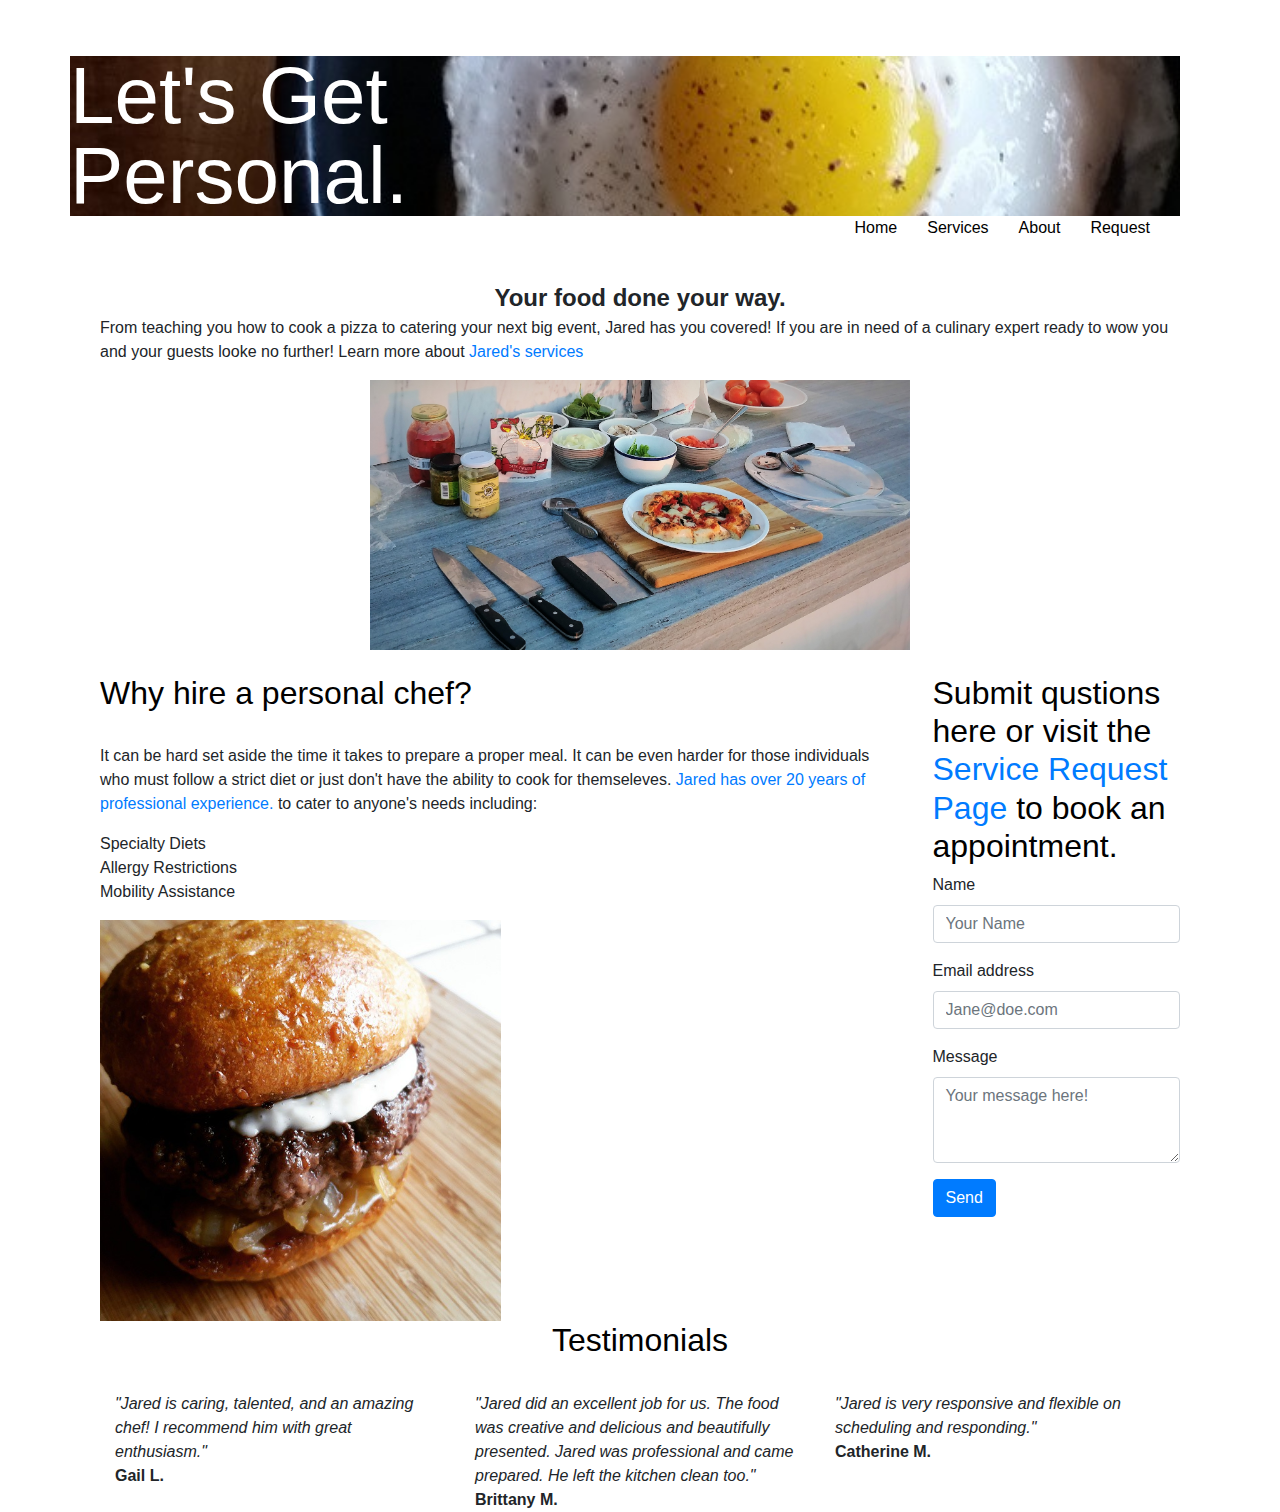
<file: index.html>
<!doctype html>
<html class="no-js" lang="">

<head>
  <meta charset="utf-8">
  <title>HOMESPICE</title>
  <meta name="description" content="">
  <meta name="viewport" content="width=device-width, initial-scale=1">

  <link rel="manifest" href="site.webmanifest">
  <link rel="apple-touch-icon" href="icon.png">
  <!-- Place favicon.ico in the root directory -->
<link rel="stylesheet" href="https://stackpath.bootstrapcdn.com/bootstrap/4.3.1/css/bootstrap.min.css"
  integrity="sha384-ggOyR0iXCbMQv3Xipma34MD+dH/1fQ784/j6cY/iJTQUOhcWr7x9JvoRxT2MZw1T" crossorigin="anonymous">
<link rel="stylesheet" href="https://use.fontawesome.com/releases/v5.8.1/css/all.css"
    integrity="sha384-50oBUHEmvpQ+1lW4y57PTFmhCaXp0ML5d60M1M7uH2+nqUivzIebhndOJK28anvf" crossorigin="anonymous">
  <meta name="theme-color" content="#fafafa">
<link rel="stylesheet" href="styles.css">

</head>

<body>
  <!-- Header -->
    <div class="container">
 <header class="row">
<h1 id="headline">Let's Get<br/><span id="personal">Personal.</span></h1>
  <nav class="col-lg-12">
    <ul>
      <li><a href="index.html" title="Homepage">Home</a></li>
      <li><a href="service.html" title="Learn about services">Services</a></li>
      <li><a href="about.html" title="About Jared">About</a></li>
      <li><a href="request.html" title="Request Jared">Request</a></li>
    </ul>
  </nav>
 </header>
 </div>

<br/>
<!-- Main Content -->
 <main class="container">
    <section class="col-lg-12" id="sec_1">
    <p id="service_link"><strong>Your food done your way.</strong></p>
    <p>From teaching you how to cook a pizza to catering your next big event, Jared has you covered! If you are in need of a
      culinary expert
      ready to wow you and your guests looke no further! Learn more about<a href="service.html"
        title="Learn about services here"> Jared's services</a></p>
    <img id="pizza" src="images/pizza_lesson.jpg" alt="Pizza lesson">
    </section>

    <br/>

    <!-- Form Divs -->
  <section class="row" id="sec_2">
   <div class="col-lg-9">
    <h2>Why hire a personal chef?</h2>
    <br/>
    <p>It can be hard set aside the time it takes to prepare a proper meal. It can be even harder for those individuals who 
      must follow a strict diet or just don't have the ability to cook for themseleves. <a href="about.html" title="Learn more about Jared">Jared has over <span id="exp_year"></span> </a> to cater to anyone's needs including:
    </p>
    <ul>
        <li><i class="fas fa-heartbeat" title="Heartbeat"></i> Specialty Diets</li>
        <li><i class="fas fa-exclamation-triangle" title="Warning"></i> Allergy Restrictions</li>
        <li><i class="fas fa-universal-access" title="Accessible"></i> Mobility Assistance</li>
    </ul>
    <img id="slider" src="images/slider.jpg" alt="Gormet Slider">
   </div>
   <div class="col-lg-3">
        <h2>Submit qustions here or visit the <a href="request.html">Service Request Page</a> to book an
            appointment.</h2>
        <form>
            <fieldset>
                <div class="form-group">
                  <label for="name"><i class="fas fa-user-edit" title="Name Avatar"></i> Name</label>
                  <input type="text" class="form-control" id="name" placeholder="Your Name">
                </div>
                <div class="form-group">
                  <label for="email"><i class="far fa-envelope" title="Envelope"></i> Email address</label>
                  <input type="email" class="form-control" id="email" placeholder="Jane@doe.com">
                </div>
            </fieldset>
  <div class="form-group">
    <label for="text1">Message</label>
    <textarea class="form-control" id="text1" rows="3" placeholder="Your message here!"></textarea>
  </div>
            <button class="btn btn-primary mb-2" id=#submit type="submit"  title="Submit query"><i
                    class="far fa-paper-plane" title="Paper plane"></i> Send</button>
        </form>

   <br/>
  </section>

<br/>

<!-- Testimonials -->
  <section class="row" id="sec_3">
   <div class="col-lg-12">
    <h2 id="testimonial_head"><i class="far fa-comment" title="Comment bubble"></i> Testimonials</h2>
    <br />
    <ul id="testimonials">
        <li class="col-lg-4"><cite> "Jared is caring, talented, and an amazing chef! I
                recommend him
                with great enthusiasm."</cite><br /> <i class="far fa-user-circle" title="Avatar"></i> <strong>Gail L.</strong></li>
        <li class="col-lg-4"><cite> "Jared did an excellent job for us. The food was
                creative and delicious
                and beautifully presented. Jared was professional and came prepared. He left
                the kitchen clean too."</cite><br /> <i class="far fa-user-circle" title="Avatar"></i> <strong>Brittany M.</strong></li>
        <li class="col-lg-4"></i><cite> "Jared is very responsive and flexible on scheduling and
                responding."</cite><br /> <i class="far fa-user-circle" title="Avatar"></i> <strong>Catherine M.</strong></li>
    </ul>
   </div>
  </section>
  
 </main>
 
</body>
<script type="text/javascript">
var today = new Date();
var year = today.getFullYear();
var start = new Date("March 24, 2006 11:30:20");
var difference = today.getTime() - start.getTime();
difference = (difference / 31556900000);

var exp = document.getElementById("exp_year");
exp.textContent = Math.floor(difference) + ' years of professional experience.';
</script>
</html>
</file>
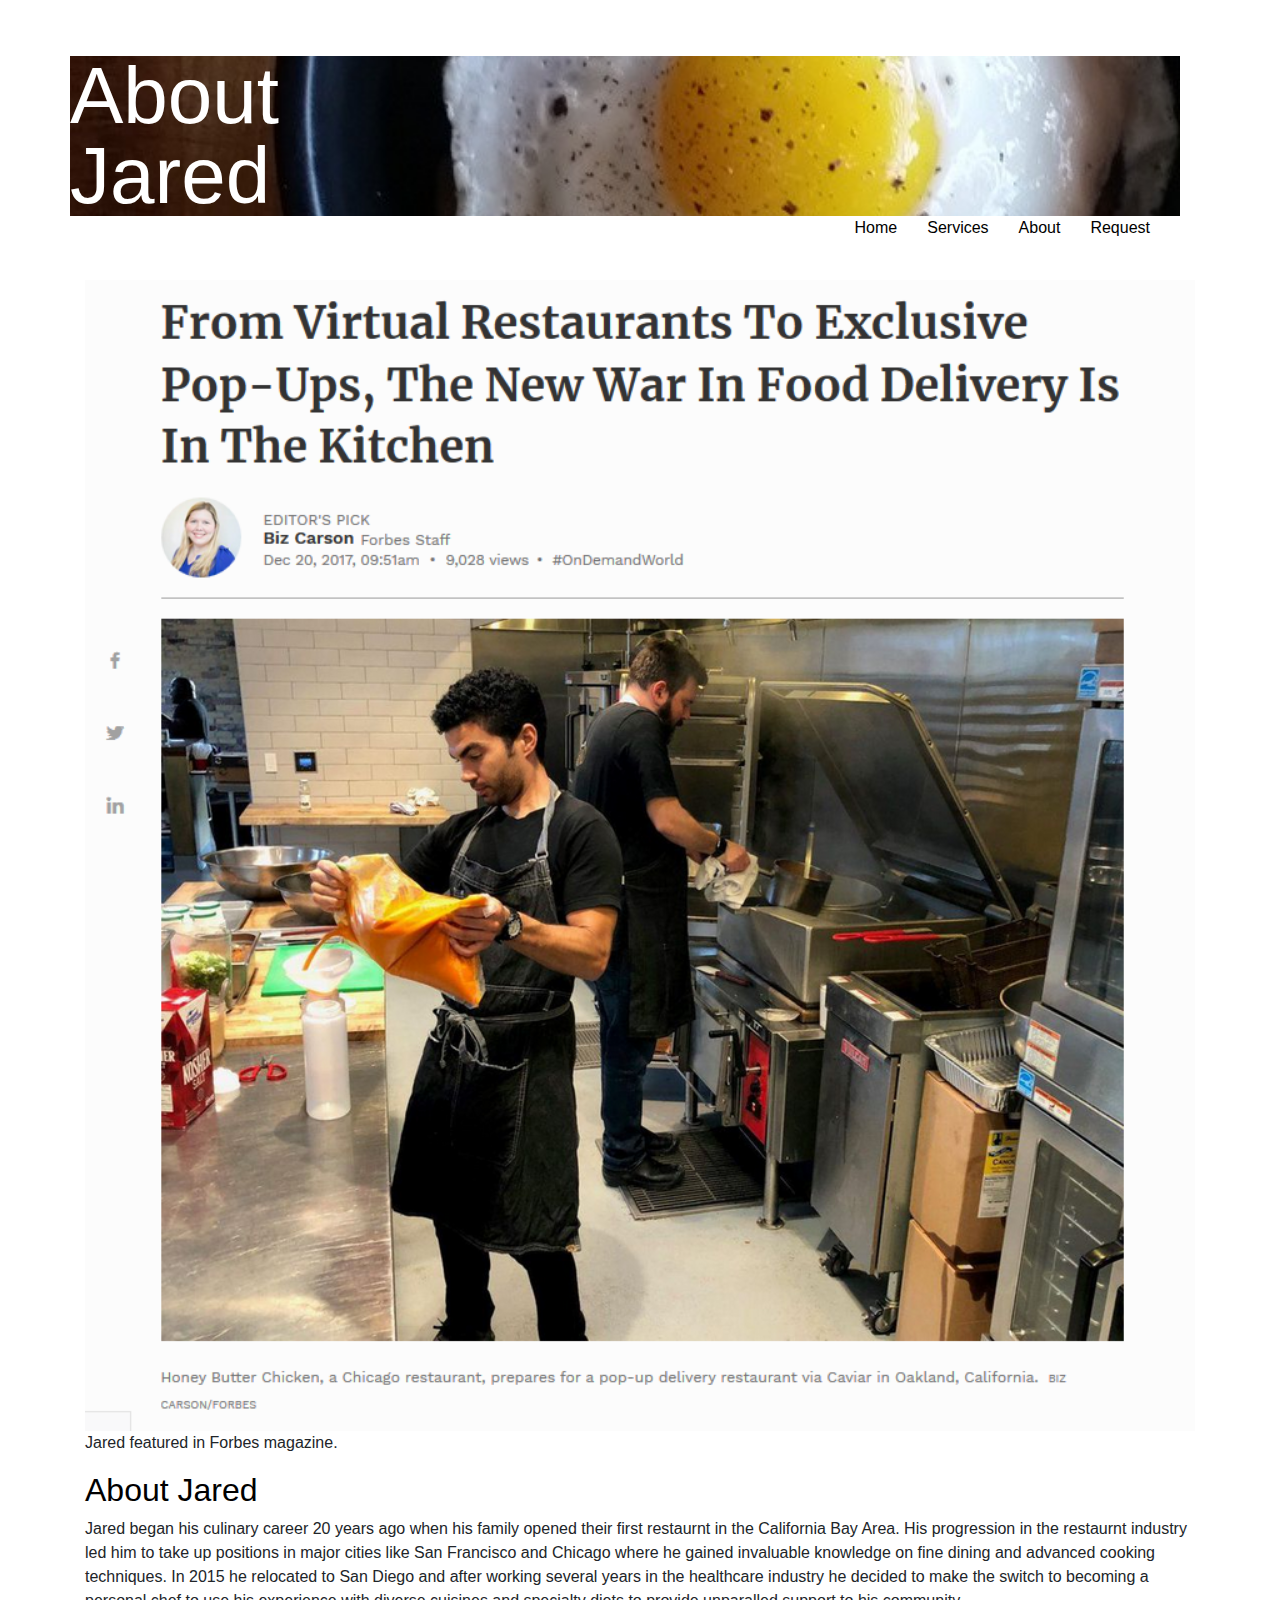
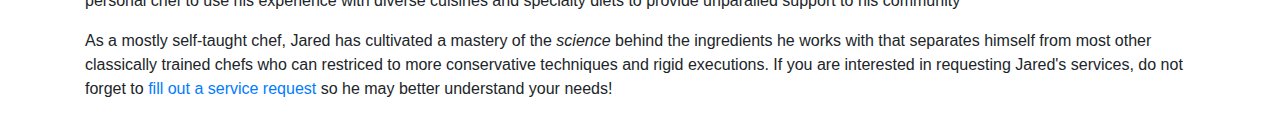
<file: about.html>
<!doctype html>
<html class="no-js" lang="">

<head>
  <meta charset="utf-8">
  <title>HOMESPICE</title>
  <meta name="description" content="">
  <meta name="viewport" content="width=device-width, initial-scale=1">

  <link rel="manifest" href="site.webmanifest">
  <link rel="apple-touch-icon" href="icon.png">
  <!-- Place favicon.ico in the root directory -->
<link rel="stylesheet" href="https://stackpath.bootstrapcdn.com/bootstrap/4.3.1/css/bootstrap.min.css"
  integrity="sha384-ggOyR0iXCbMQv3Xipma34MD+dH/1fQ784/j6cY/iJTQUOhcWr7x9JvoRxT2MZw1T" crossorigin="anonymous">
<link rel="stylesheet" href="https://use.fontawesome.com/releases/v5.8.1/css/all.css"
    integrity="sha384-50oBUHEmvpQ+1lW4y57PTFmhCaXp0ML5d60M1M7uH2+nqUivzIebhndOJK28anvf" crossorigin="anonymous">
  <meta name="theme-color" content="#fafafa">
<link rel="stylesheet" href="styles.css">

</head>

<body>
  <!-- Header -->
    <div class="container">
 <header class="row">
<h1 id="headline">About<br/><span id="personal">Jared</span></h1>
  <nav class="col-lg-12">
    <ul>
      <li><a href="index.html" title="Homepage">Home</a></li>
      <li><a href="service.html" title="Learn about services">Services</a></li>
      <li><a href="about.html" title="About Jared">About</a></li>
      <li><a href="request.html" title="Request Jared">Request</a></li>
    </ul>
  </nav>
 </header>
 </div>
<br/>
<!-- Main Content -->
 <main class="container">
     <figure>
            <img src="images/Forbes.png" alt="Jared in Forbes magazine">
            <figcaption>Jared featured in Forbes magazine.</figcaption>
     </figure>
     <h2>About Jared</h2>
     <p>Jared began his culinary career <span id="exp_year"></span> years ago when his family opened their first restaurnt in the California Bay Area. 
    His progression in the restaurnt industry led him to take up positions in major cities like San Francisco and Chicago where he gained invaluable knowledge on fine dining and advanced cooking techniques. 
In 2015 he relocated to San Diego and after working several years in the healthcare industry he decided to make the switch to becoming a personal chef to use his experience with diverse cuisines and specialty diets to provide 
unparalled support to his community</p>
    <p>As a mostly self-taught chef, Jared has cultivated a mastery of the <em>science</em> behind the ingredients he works with that separates himself from most other classically trained chefs who can restriced to 
    more conservative techniques and rigid executions. If you are interested in requesting Jared's services, do not forget to <a href="request.html" title="Service Request form">fill out a service request</a> so he may better understand your needs!</p>

 </main>
 






 <script type="text/javascript">
    var today = new Date();
    var year = today.getFullYear();
    var start = new Date("March 24, 2006 11:30:20");
    var difference = today.getTime() - start.getTime();
    difference = (difference / 31556900000);
    
    var exp = document.getElementById("exp_year");
    exp.textContent = Math.floor(difference);
    </script>
</body>

</html>
</file>
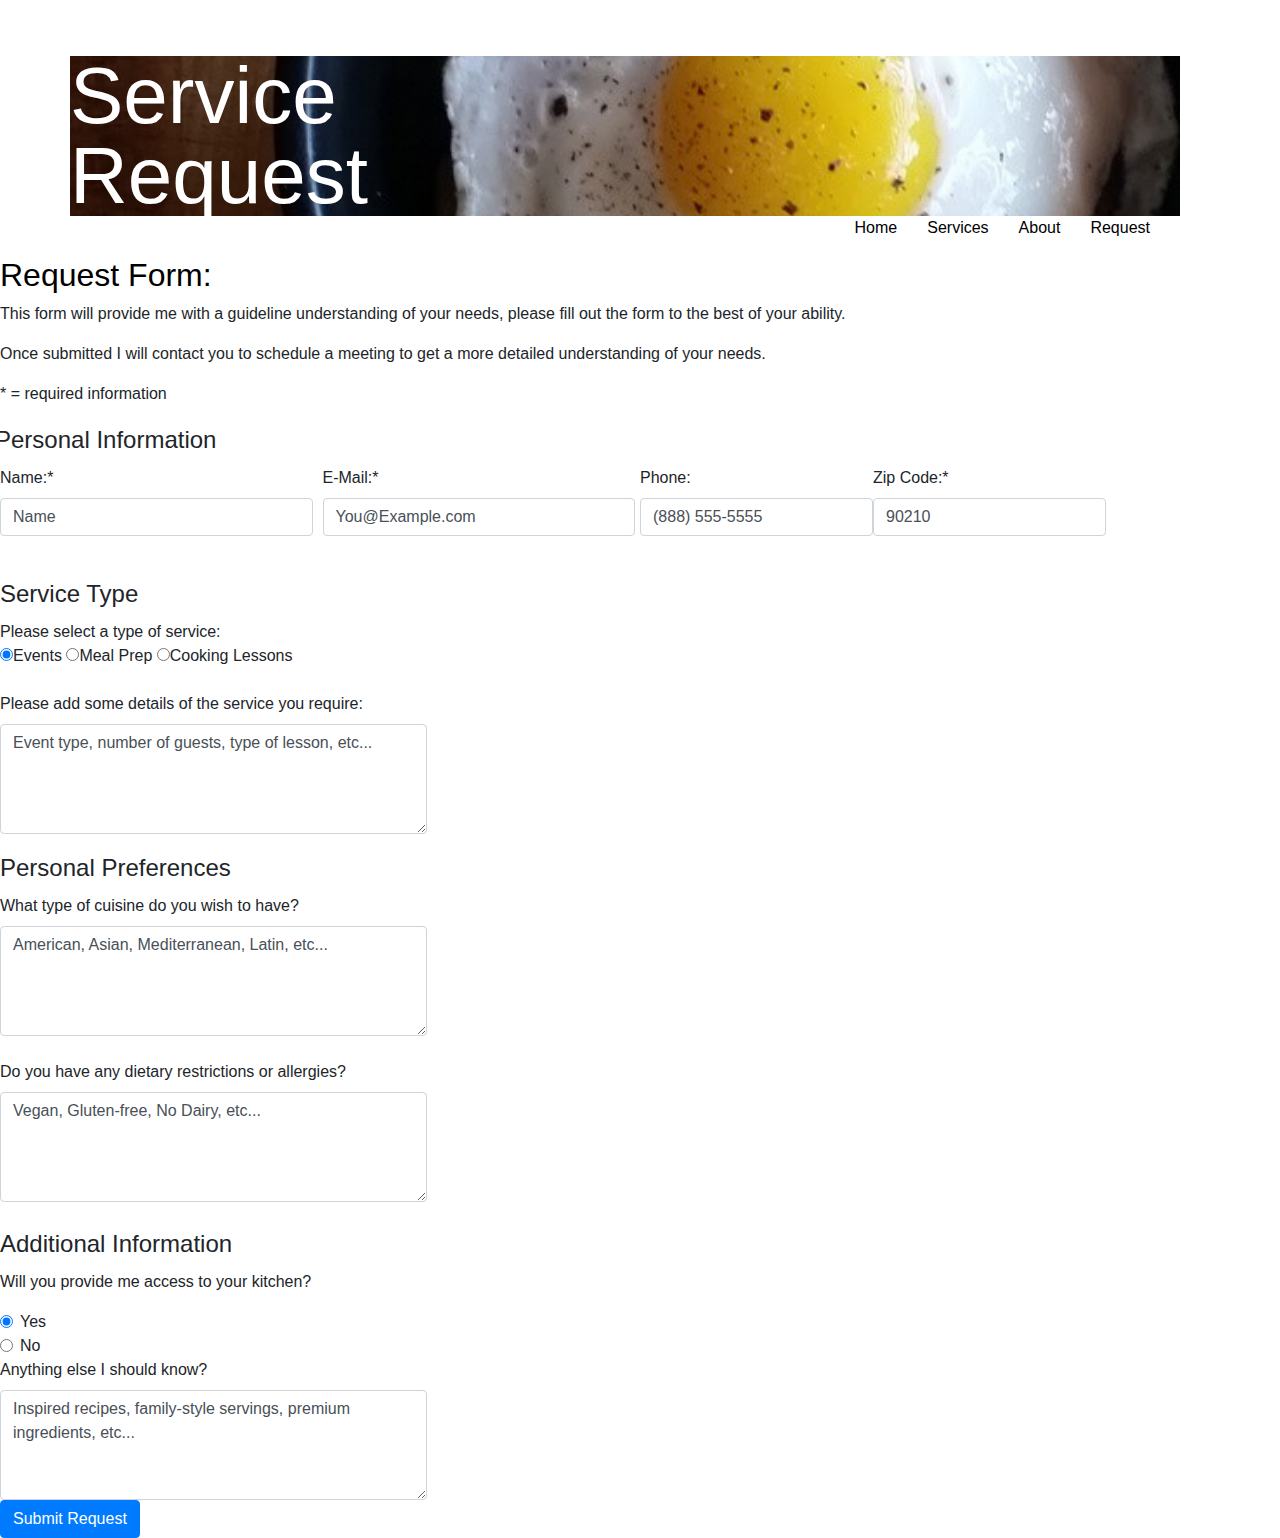
<file: form.html>
<!doctype html>
<html class="no-js" lang="">

<head>
  <meta charset="utf-8">
  <title>HOMESPICE</title>
  <meta name="description" content="">
  <meta name="viewport" content="width=device-width, initial-scale=1">

  <link rel="manifest" href="site.webmanifest">
  <link rel="apple-touch-icon" href="icon.png">
  <!-- Place favicon.ico in the root directory -->
<link rel="stylesheet" href="https://stackpath.bootstrapcdn.com/bootstrap/4.3.1/css/bootstrap.min.css"
  integrity="sha384-ggOyR0iXCbMQv3Xipma34MD+dH/1fQ784/j6cY/iJTQUOhcWr7x9JvoRxT2MZw1T" crossorigin="anonymous">
<link rel="stylesheet" href="https://use.fontawesome.com/releases/v5.8.1/css/all.css"
    integrity="sha384-50oBUHEmvpQ+1lW4y57PTFmhCaXp0ML5d60M1M7uH2+nqUivzIebhndOJK28anvf" crossorigin="anonymous">
  <meta name="theme-color" content="#fafafa">
<link rel="stylesheet" href="styles.css">

</head>

<body>
  <!-- Header -->
    <div class="container">
 <header class="row">
<h1 id="headline">Service<br/><span id="personal">Request</span></h1>
  <nav class="col-lg-12">
    <ul>
      <li><a href="index.html" title="Homepage">Home</a></li>
      <li><a href="service.html" title="Learn about services">Services</a></li>
      <li><a href="about.html" title="About Jared">About</a></li>
      <li><a href="request.html" title="Request Jared">Request</a></li>
    </ul>
  </nav>
 </header>
 </div>
        <h2>Request Form:</h2>
        <p>This form will provide me with a guideline understanding of your needs, please fill out the form to the best of your ability.</p>
        <p>Once submitted I will contact you to schedule a meeting to get a more detailed understanding of your needs.</p>
        <p>* = required information</p>
<!-- SERVICE FORM START -->
        <form id="service_form" action="submissions.php" method="post">
            <fieldset>
                <!--Personal Info  -->
                <div class="form-row">
                <legend>Personal Information</legend>
                <!-- Name -->
                <div class="form group col-md-3">
                <label for="name">Name:* </label>
                <input type="text" class="form-control" id="name" value="Name" name="name" required>
                </div>
                <!-- Email -->
                <div class="form group col-md-3">
                <label for="email">E-Mail:* </label>
                <input type="email" class="form-control" id="email" value="You@Example.com" name="email" required>
                </div>
                <br/>
                <!-- Phone -->
                <div class="form group">
                <label for="phone">Phone: </label>
                <input type="tel" class="form-control" id="phone" value="(888) 555-5555" name="phone">
                </div>
                <!-- ZIP -->
                <div class="form group">
                <label for="zip">Zip Code:* </label>
                <input type="address" class="form-control" id="zip" value="90210" name="zip" required><p id="zipline"></p><br/>
                </div>
                </div>
                </div>
            </fieldset>
            <fieldset>
            <legend>Service Type</legend>
                <p>Please select a type of service:<br/>
                <!-- Event -->
                <input type="radio" id="event" value="Events" name="event" checked><label for="event">Events</label>
                <!-- Personal -->
                <input type="radio" id="meals" value="Meal Prep" name="meals"><label for="meals">Meal Prep</label>
                <!-- Lesson -->
                <input type="radio" id="lessons" value="Cooking Lessons" name="lessons"><label for="lessons">Cooking Lessons</label>
                </p>
                <div class="form-group">
                <label for="details">Please add some details of the service you require:</label>
                <textarea id="details" class="form-control col-md-4" name="details" cols="30" rows="4">Event type, number of guests, type of lesson, etc...</textarea>
                </div>
            </fieldset>
            <fieldset>
                <legend>Personal Preferences</legend>
                <!-- Cuisine -->
                <label for="cuisine">What type of cuisine do you wish to have?</label>
                <textarea id="cuisine" class="form-control col-md-4" name="cuisine" cols="30" rows="4">American, Asian, Mediterranean, Latin, etc...</textarea>
                <br/>
                <!-- Diet -->
                <label for="diet">Do you have any dietary restrictions or allergies?</label>
                <textarea id="diet" class="form-control col-md-4" name="diet" cols="30" rows="4">Vegan, Gluten-free, No Dairy, etc...</textarea>
                <br/>
            </fieldset>
            <fieldset>
            <legend>Additional Information</legend>
            <p>Will you provide me access to your kitchen?</p>
            <!-- Kitchen -->
            <div class="form-check">
            <input type="radio" class="form-check-input" id="yes" value="Yes" name="yes" checked><label class="form-check-label" for="yes">Yes</label>
            </div>
            <!-- Additional-->
            <div class="form-check">
            <input type="radio" class="form-check-input" id="no" value="no" name="no"><label class="form-check-label" for="no">No</label>
            </div>
            <label for="comments">Anything else I should know?</label>
            <textarea id="comments" class="form-control col-md-4" name="comments" cols="30" rows="4">Inspired recipes, family-style servings, premium ingredients, etc... </textarea>
        </fieldset>
        <button type="submit" class="btn btn-primary" id="form_button" onsubmit="event.preventDefault(); zipvalid()">Submit Request</button>
        </form>
       
       
       <script type="text/javascript">
        function zipValid(){
            var x, text;
            // get value of "zip" field
            x = document.getElementById("zip").value;
            
            if(isNaN(x) || x < 10000 || x >99999){
                text = "Please enter a valid zip code.";
                returnToPreviousPage();
                return false;
            }
            document.getElementById("zipline").innerHTML = text;
        }
            
        
        
        </script>
    </body>
</html>
</file>
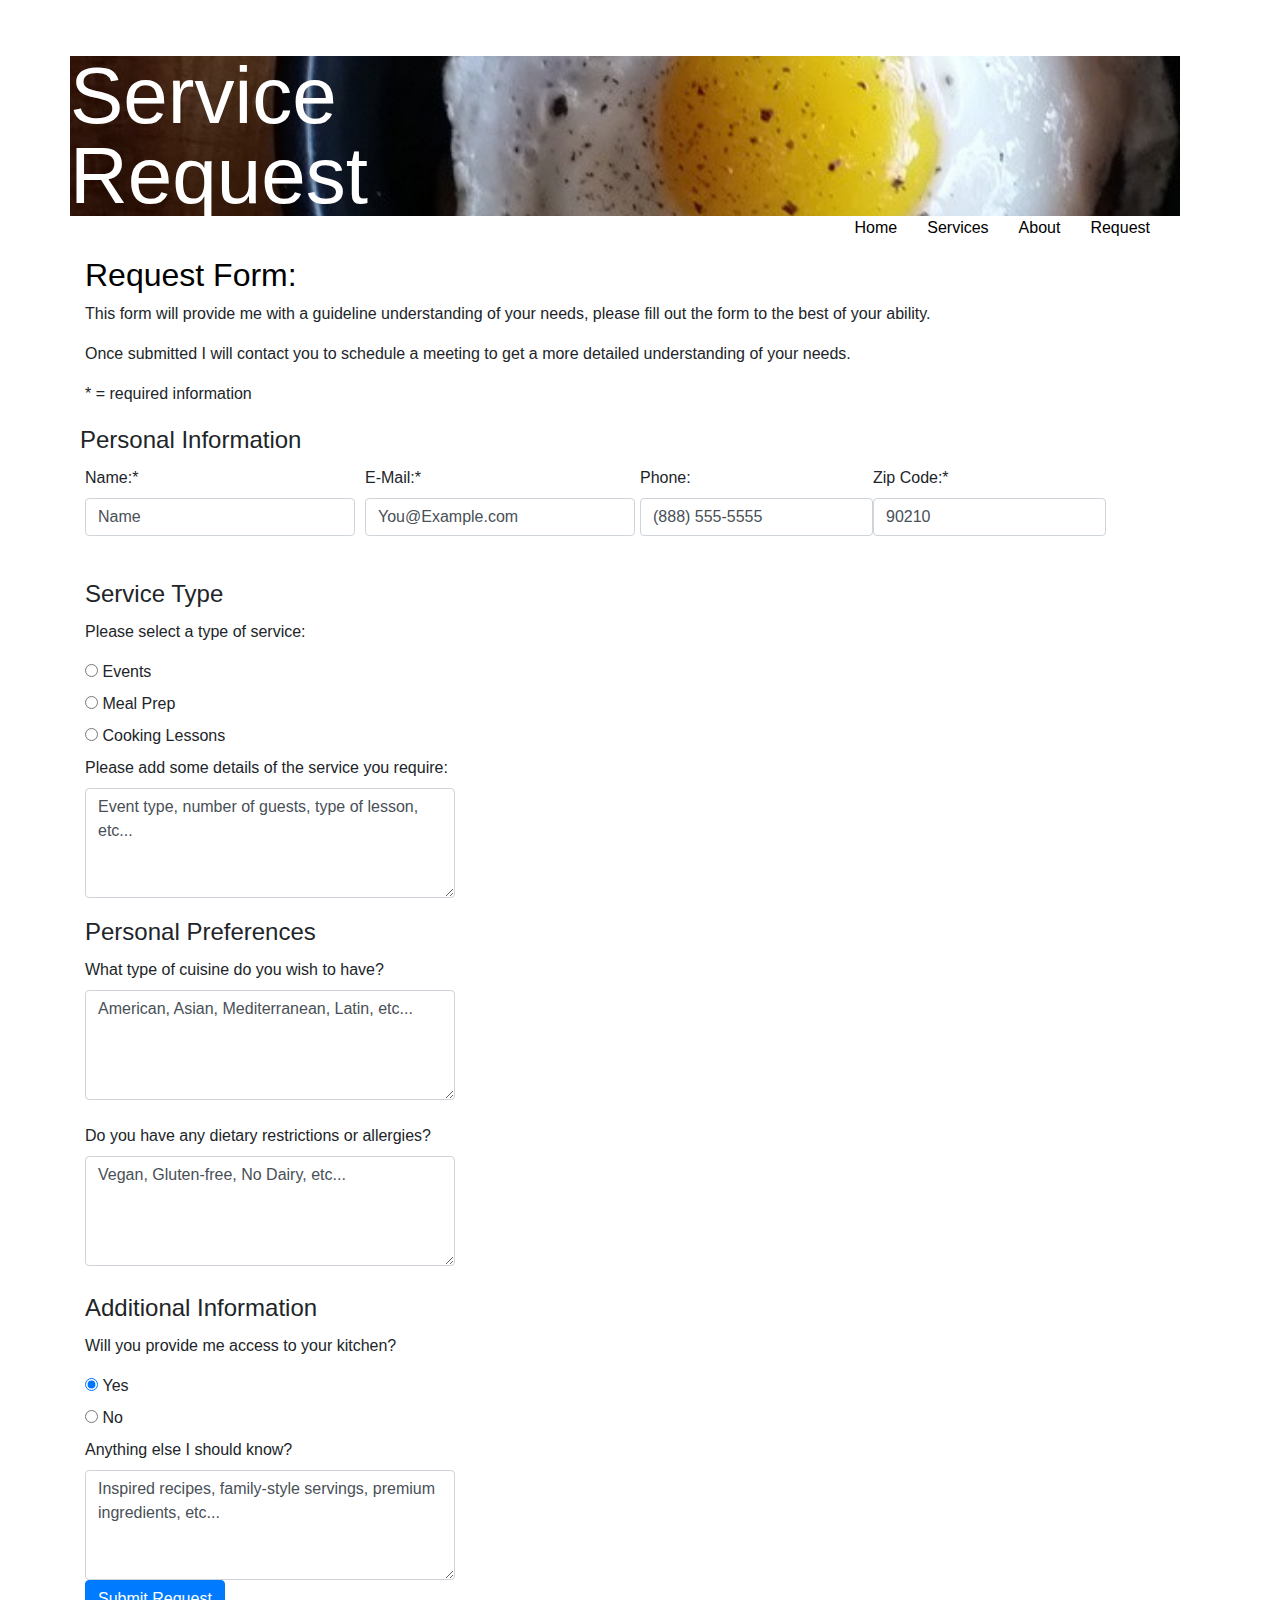
<file: request.html>
<!doctype html>
<html class="no-js" lang="">

<head>
  <meta charset="utf-8">
  <title>HOMESPICE</title>
  <meta name="description" content="">
  <meta name="viewport" content="width=device-width, initial-scale=1">

  <link rel="manifest" href="site.webmanifest">
  <link rel="apple-touch-icon" href="icon.png">
  <!-- Place favicon.ico in the root directory -->
<link rel="stylesheet" href="https://stackpath.bootstrapcdn.com/bootstrap/4.3.1/css/bootstrap.min.css"
  integrity="sha384-ggOyR0iXCbMQv3Xipma34MD+dH/1fQ784/j6cY/iJTQUOhcWr7x9JvoRxT2MZw1T" crossorigin="anonymous">
<link rel="stylesheet" href="https://use.fontawesome.com/releases/v5.8.1/css/all.css"
    integrity="sha384-50oBUHEmvpQ+1lW4y57PTFmhCaXp0ML5d60M1M7uH2+nqUivzIebhndOJK28anvf" crossorigin="anonymous">
  <meta name="theme-color" content="#fafafa">
<link rel="stylesheet" href="styles.css">

</head>

<body>
  <!-- Header -->
    <div class="container">
 <header class="row">
<h1 id="headline">Service<br/><span id="personal">Request</span></h1>
  <nav class="col-lg-12">
    <ul>
      <li><a href="index.html" title="Homepage">Home</a></li>
      <li><a href="service.html" title="Learn about services">Services</a></li>
      <li><a href="about.html" title="About Jared">About</a></li>
      <li><a href="request.html" title="Request Jared">Request</a></li>
    </ul>
  </nav>
 </header>
 </div>
 <div class="container">
        <h2>Request Form:</h2>
        <p>This form will provide me with a guideline understanding of your needs, please fill out the form to the best of your ability.</p>
        <p>Once submitted I will contact you to schedule a meeting to get a more detailed understanding of your needs.</p>
        <p>* = required information</p>
 </div>
 <div class="container">
<!-- SERVICE FORM START -->
        <form id="service_form" action="submissions.php" method="post">
            <fieldset>
                <!--Personal Info  -->
                <div class="form-row">
                <legend>Personal Information</legend>
                <!-- Name -->
                <div class="form group col-md-3">
                <label for="name">Name:* </label>
                <input type="text" class="form-control" id="name" value="Name" name="name" required>
                </div>
                <!-- Email -->
                <div class="form group col-md-3">
                <label for="email">E-Mail:* </label>
                <input type="email" class="form-control" id="email" value="You@Example.com" name="email" required>
                </div>
                <br/>
                <!-- Phone -->
                <div class="form group">
                <label for="phone">Phone: </label>
                <input type="tel" class="form-control" id="phone" value="(888) 555-5555" name="phone">
                </div>
                <!-- ZIP -->
                <div class="form group">
                <label for="zip">Zip Code:* </label>
                <input type="address" class="form-control" id="zip" value="90210" name="zip" required>
                <p id="zipline"></p><br/>
                </div>
                </div>
                </div>
            </fieldset>
        </div>
        <div class="container">
            <fieldset>
            <legend>Service Type</legend>
                <p>Please select a type of service:<br/>
                <!-- Event -->
                <div class="radio">
                <input type="radio" id="event" value="Events" name="service">
                <label for="event">Events</label>
                </div>
                <!-- Personal -->
                <div class="radio">
                <input type="radio" id="meals" value="Meal Prep" name="service">
                <label for="meals">Meal Prep</label>
                </div>
                <!-- Lesson -->
                <div class="radio">
                <input type="radio" id="lessons" value="Cooking Lessons" name="service">
                <label for="lessons">Cooking Lessons</label>
                </div>
                <div class="form-group">
                <label for="details">Please add some details of the service you require:</label>
                <textarea id="details" class="form-control col-md-4" name="details" cols="30" rows="4">Event type, number of guests, type of lesson, etc...</textarea>
                </div>
            </fieldset>
            </div>
            <div class="container">
            <fieldset>
                <legend>Personal Preferences</legend>
                <!-- Cuisine -->
                <label for="cuisine">What type of cuisine do you wish to have?</label>
                <textarea id="cuisine" class="form-control col-md-4" name="cuisine" cols="30" rows="4">American, Asian, Mediterranean, Latin, etc...</textarea>
                <br/>
                <!-- Diet -->
                <label for="diet">Do you have any dietary restrictions or allergies?</label>
                <textarea id="diet" class="form-control col-md-4" name="diet" cols="30" rows="4">Vegan, Gluten-free, No Dairy, etc...</textarea>
                <br/>
            </fieldset>
            </div>
            <div class="container">
            <fieldset>
            <legend>Additional Information</legend>
            <p>Will you provide me access to your kitchen?</p>
            <!-- Kitchen -->
            <div class="radio">
            <input type="radio" id="yes" value="Yes" name="yn" checked>
            <label for="yes">Yes</label>
            </div>
            <!-- Additional-->
            <div class="radio">
            <input type="radio" id="no" value="no" name="yn">
            <label for="no">No</label>
            </div>
            <label for="comments">Anything else I should know?</label>
            <textarea id="comments" class="form-control col-md-4" name="comments" cols="30" rows="4">Inspired recipes, family-style servings, premium ingredients, etc... </textarea>
        </fieldset>
        </div>
        <div class="container">
        <button type="submit" class="btn btn-primary" id="form_button" onsubmit="event.preventDefault(); zipvalid()">Submit Request</button>
        </form>
        </div>
    </div>
       
       
       <script type="text/javascript">
        function zipValid(){
            var x, text;
            // get value of "zip" field
            x = document.getElementById("zip").value;
            
            if(isNaN(x) || x < 10000 || x >99999){
                text = "Please enter a valid zip code.";
                returnToPreviousPage();
                return false;
            }
            document.getElementById("zipline").innerHTML = text;
        }
            
        
        
        </script>
    </body>
</html>
</file>
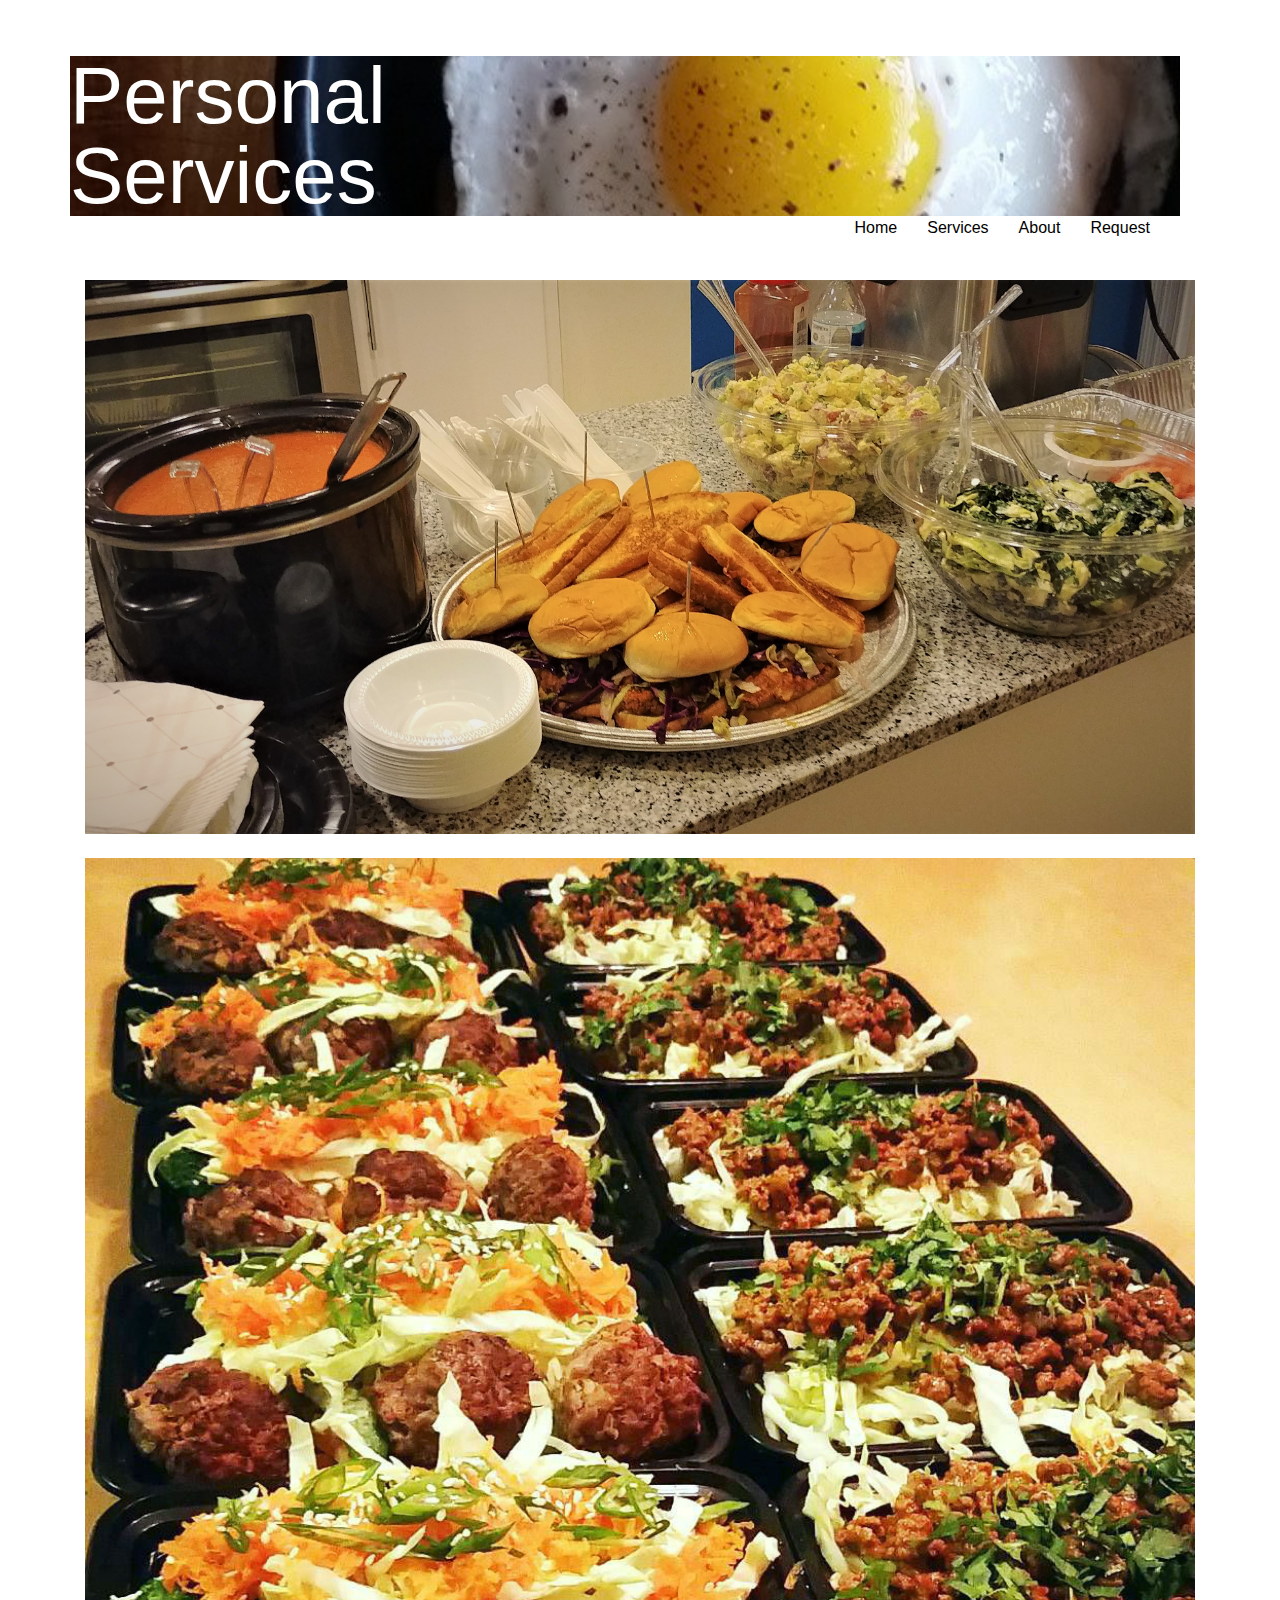
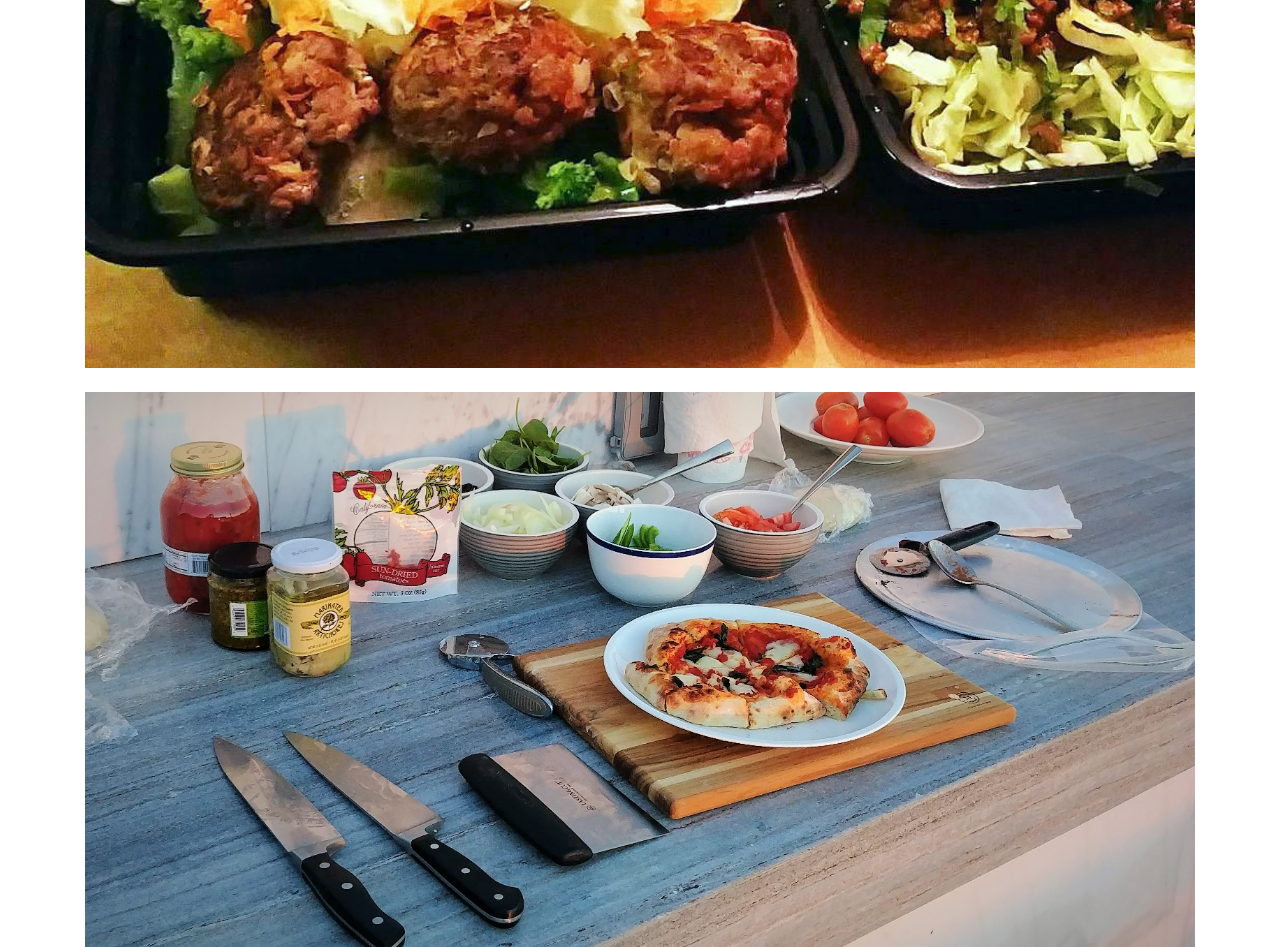
<file: service.html>
<!doctype html>
<html class="no-js" lang="">

<head>
  <meta charset="utf-8">
  <title>HOMESPICE</title>
  <meta name="description" content="">
  <meta name="viewport" content="width=device-width, initial-scale=1">

  <link rel="manifest" href="site.webmanifest">
  <link rel="apple-touch-icon" href="icon.png">
  <!-- Place favicon.ico in the root directory -->
<link rel="stylesheet" href="https://stackpath.bootstrapcdn.com/bootstrap/4.3.1/css/bootstrap.min.css"
  integrity="sha384-ggOyR0iXCbMQv3Xipma34MD+dH/1fQ784/j6cY/iJTQUOhcWr7x9JvoRxT2MZw1T" crossorigin="anonymous">
<link rel="stylesheet" href="https://use.fontawesome.com/releases/v5.8.1/css/all.css"
    integrity="sha384-50oBUHEmvpQ+1lW4y57PTFmhCaXp0ML5d60M1M7uH2+nqUivzIebhndOJK28anvf" crossorigin="anonymous">
  <meta name="theme-color" content="#fafafa">
<link rel="stylesheet" href="styles.css">

</head>

<body>
  <!-- Header -->
    <div class="container">
 <header class="row">
<h1 id="headline">Personal<br/><span id="personal">Services</span></h1>
  <nav class="col-lg-12">
    <ul>
      <li><a href="index.html" title="Homepage">Home</a></li>
      <li><a href="service.html" title="Learn about services">Services</a></li>
      <li><a href="about.html" title="About Jared">About</a></li>
      <li><a href="request.html" title="Request Jared">Request</a></li>
    </ul>
  </nav>
 </header>
 </div>
<br/>
<!-- Main Content -->
 <main class="container">
     <section id="events">
        <img class="img-fluid" src="images/batch1.jpg" alt="catering photo">
     </section>
     <br/>
     <section id="meals">
        <img class="img-fluid" src="images/meal_prep_1.jpg" alt="prepped meals">
     </section>
     <br/>
     <section id="lessons">
        <img class="img-fluid" src="images/pizza_lesson.jpg" alt="pizza lesson">
     </section>
 </main>
 







</body>

</html>
</file>
<file: styles.css>
/* RESETS AND PAGE ELEMENTS  */
html, body{
    max-width: 100%;
    overflow-x: hidden;
    }

*{
    margin: 0;
    padding: 0;
    }

body{
    margin: 0 auto;
    width: 100%;
}
h1{
    font-size: 5em;
    line-height: 1em;
}
h2{
    font-size: 2em;
    color: #000;
}

ul{
    list-style-type: none;
}
img{
    width: 100%;
    height: auto;
}
/* HEADER AND NAV */
header{
    background-repeat: no-repeat;
    background-position: center;
    background-size: 100%;
    width: 100%;
    margin: 0 auto;
}

nav ul{
    float: right;
    padding: 0;
}
nav li{
    float: left;
    padding: 0 15px;
}
nav a{
    color: #000;
}

main{
    clear: both;
    margin: 0 auto;
    width: 99%;
}
/* HOME BANNER */
#headline{
    color: #fff;
    margin: 5% auto 0 auto;
    width: 100%;
    height: 25%;
    background-image: url("images/egg2.jpg");
    background-repeat: no-repeat;
    background-position: center;
    background-size: 100%;
}

#pizza{
display: block;
  margin-left: auto;
  margin-right: auto;
  width: 50%;

}

#service_link{
    font-size: 1.5em;
    margin: 0 auto;
    text-align: center;
}
/* FORM SECTION */
#slider{
    width: 50%;
}
#sec_2{
    float: left;
    margin: 0 auto;
}

#sec_3{
    clear: both;
    margin: 0 auto;
}

#testimonials li{
    float: left;
}
/* HOME - TESTIMONIAL */
#testimonial{
    clear: both;
    max-width: 50%;
    margin: 0 auto;
}

#testimonial_head{
    text-align: center;
}

.serve_img{
    width: 100%;
    display: block;
    max-height: 10%;
}

@media only screen and (max-width: 768px){
    nav ul{ 
        float: none; 
        text-align: center;}


    main{
        width: 100%;
        margin: 0 auto;
    }

    #desk_h1{
        display: none;
    }
    #service{

        color: #000;
        margin: 0 auto;
        width: 100%;
        height: 25%;
        }

    .serve_mobile{
    color: #fff;
    margin: 0 auto;
    width: 100%;
    height: 25%;
    background-repeat: no-repeat;
    background-position: center;
    background-size: 100%;
    }
    
    .col{
        margin: 0 auto;
        width: 100%;
    }
    #form_sec h2{
    color: #000;
    margin: 0 auto;
}
}
</file>
